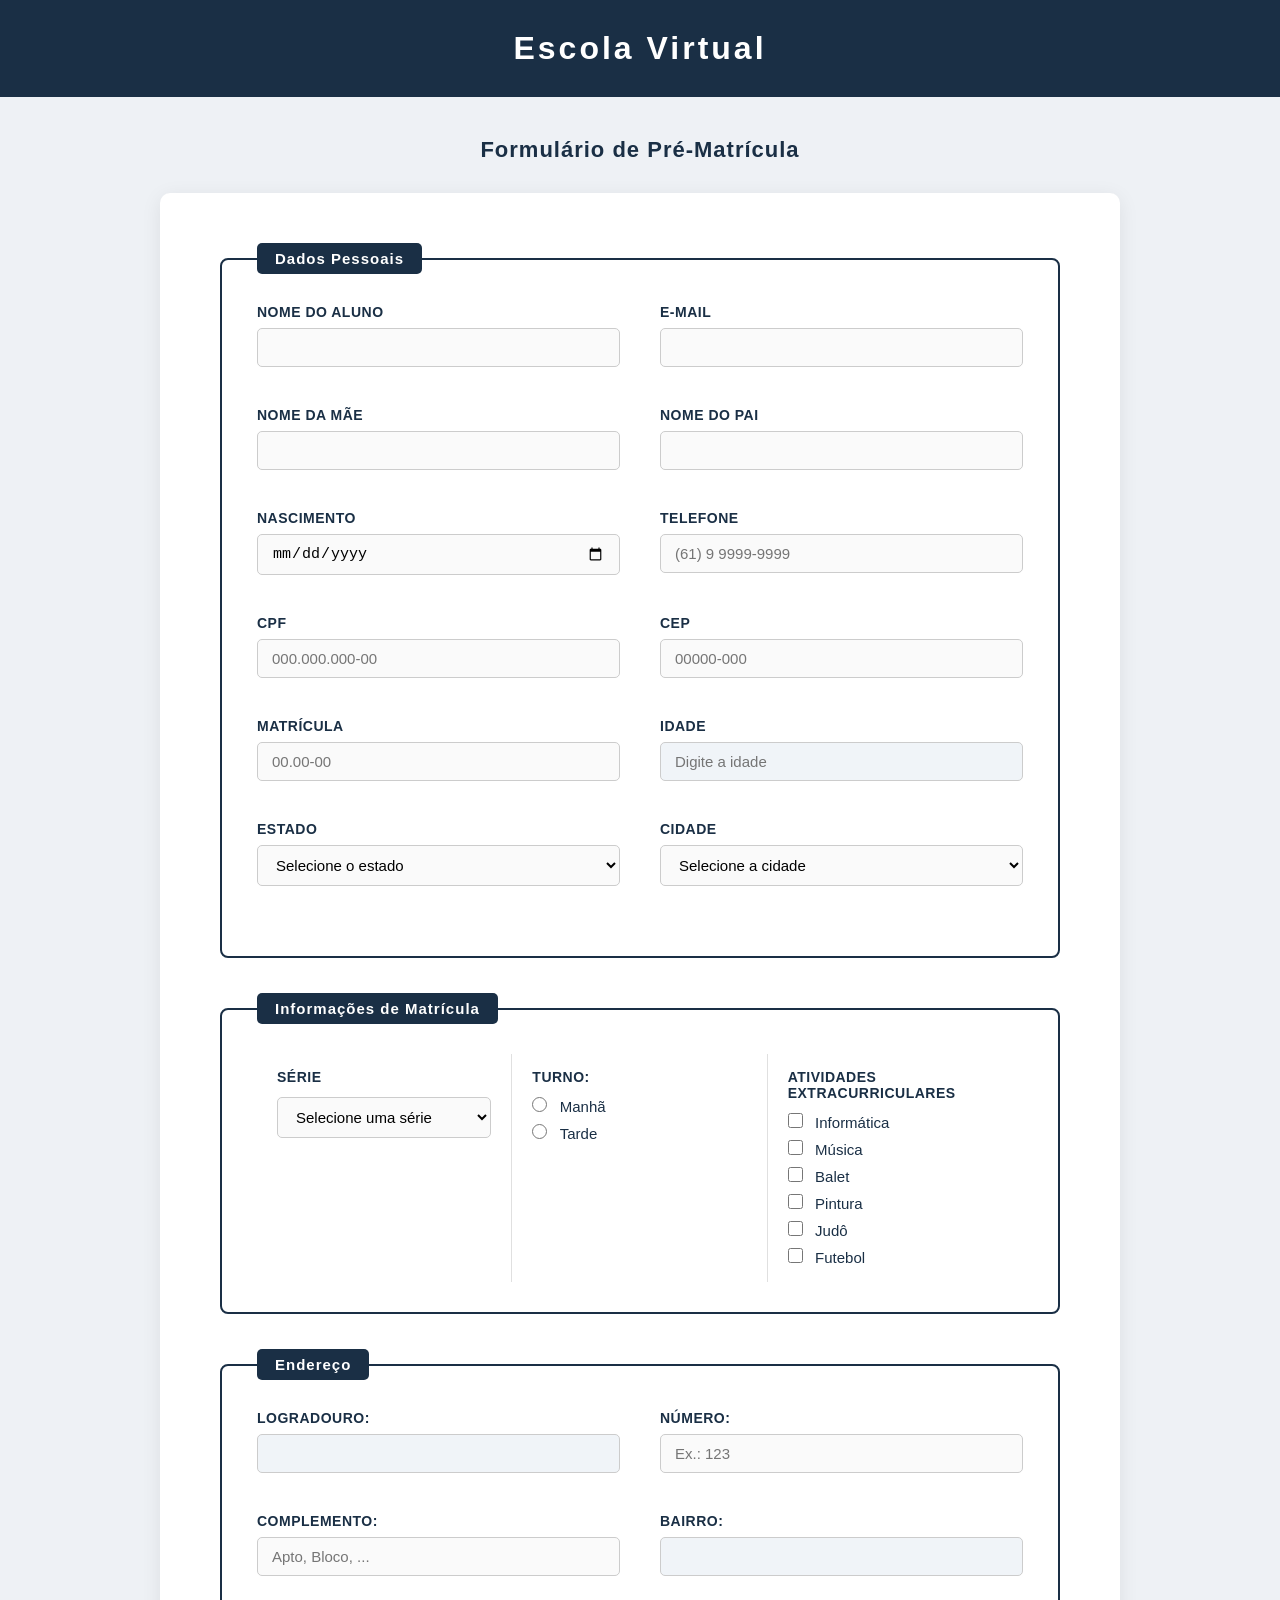
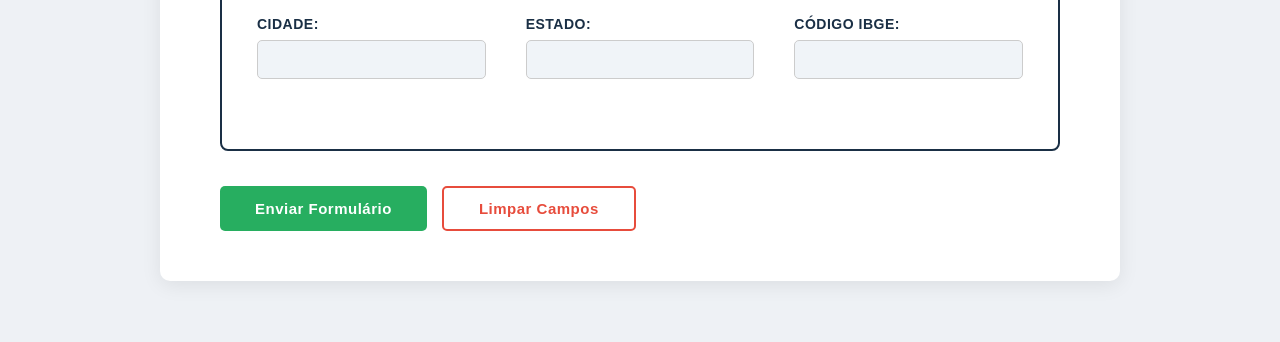
<file: index.html>
<!DOCTYPE html>
<html lang="pt-BR">
<head>
  <meta charset="UTF-8">
  <title>Escola Virtual</title>
  <link rel="stylesheet" href="style.css">
</head>
<body>

  <h1>Escola Virtual</h1>
  <h2>Formulário de Pré-Matrícula</h2>

  <form action="" method="post">

    <fieldset>
      <legend><strong>Dados Pessoais</strong></legend>

      <div class="campo-grupo">
        <div class="campo">
          <label for="nome_aluno">Nome do Aluno</label>
          <input type="text" id="nome_aluno" name="nome_aluno" required>
        </div>
        <div class="campo">
          <label for="email">E-Mail</label>
          <input type="email" id="email" name="email">
        </div>
      </div>

      <div class="campo-grupo">
        <div class="campo">
          <label for="nome_mae">Nome da Mãe</label>
          <input type="text" id="nome_mae" name="nome_mae">
        </div>
        <div class="campo">
          <label for="nome_pai">Nome do Pai</label>
          <input type="text" id="nome_pai" name="nome_pai">
        </div>
      </div>

      <div class="campo-grupo">
        <div class="campo">
          <label for="nascimento">Nascimento</label>
          <input type="date" id="nascimento" name="nascimento">
        </div>
        <div class="campo">
          <label for="telefone">Telefone</label>
          <input type="text" id="telefone" name="telefone" maxlength="15" placeholder="(61) 9 9999-9999">
        </div>
      </div>

      <div class="campo-grupo">
        <div class="campo">
          <label for="cpf">CPF</label>
          <input type="text" id="cpf" name="cpf" maxlength="14" placeholder="000.000.000-00">
        </div>
        <div class="campo">
          <label for="cep">CEP</label>
          <input type="text" id="cep" name="cep" maxlength="9" placeholder="00000-000">
        </div>
      </div>

      <div class="campo-grupo">
        <div class="campo">
          <label for="matricula">Matrícula</label>
          <input type="text" id="matricula" name="matricula" maxlength="8" placeholder="00.00-00">
        </div>
        <div class="campo">
          <label for="idade">Idade</label>
          <input type="text" id="idade" name="idade" placeholder="Digite a idade" readonly>
        </div>
      </div>

      <div class="campo-grupo">
        <div class="campo">
          <label for="estado">Estado</label>
          <select id="estadoselect" name="estado">
            <option value="selecione o estado">Selecione o estado</option>
          </select>
        </div>
        <div class="campo">
          <label for="cidade">Cidade</label>
          <select id="cidadeselect" name="cidade">
            <option value="select">Selecione a cidade</option>
          </select>
        </div>

    </fieldset>

    <fieldset>
      <legend><strong>Informações de Matrícula</strong></legend>

      <table>
        <tr valign="top">
        <td>
            <strong>Série</strong>
            <select id="serie" name="serie">
              <option value="select">Selecione uma série</option>
              <option value="pre-escolar">Pré-escolar</option>
              <option value="1ano">1º ano</option>
              <option value="2ano">2º ano</option>
              <option value="3ano">3º ano</option>
              <option value="4ano">4º ano</option>
              <option value="5ano">5º ano</option>
            </select>

          <div id="bloco-segunda-lingua">
            <p>Segunda Língua</p>
            <div class="opcao-lingua">
              <input type="radio" id="lingua_ingles" name="segunda-lingua" value="ingles">
              <span class="flag">US</span>
              <label for="lingua_ingles">Inglês</label>
            </div>
            <div class="opcao-lingua">
              <input type="radio" id="lingua_espanhol" name="segunda-lingua" value="espanhol">
              <span class="flag">ES</span>
              <label for="lingua_espanhol">Espanhol</label>
            </div>
          </div>

        </td>
        <td>
            <strong>Turno:</strong>
            <input type="radio" name="turno" id="manha" value="manha">
            <label for="manha">Manhã</label><br>
            <input type="radio" name="turno" id="tarde" value="tarde">
            <label for="tarde">Tarde</label>
          
            <div id="bloco-telefone-tarde">
              <p>📞 Telefone de Contato para o Turno da Tarde</p>
              <input type="text" id="telefone-tarde" name="telefone-tarde" placeholder="(61) 9 9999-9999">
            </div>
        </td>
          <td>
            <strong>Atividades Extracurriculares</strong>
            <input type="checkbox" name="atividades" id="informatica" value="informatica">
            <label for="informatica">Informática</label><br>

            <input type="checkbox" name="atividades" id="musica" value="musica">
            <label for="musica">Música</label><br>

            <input type="checkbox" name="atividades" id="balet" value="balet">
            <label for="balet">Balet</label><br>

            <input type="checkbox" name="atividades" id="pintura" value="pintura">
            <label for="pintura">Pintura</label><br>

            <input type="checkbox" name="atividades" id="judo" value="judo">
            <label for="judo">Judô</label><br>

            <input type="checkbox" name="atividades" id="futebol" value="futebol">
            <label for="futebol">Futebol</label>
          </td>
        </tr>
      </table>
    </fieldset>
    <fieldset>
        <legend><b>Endereço</b></legend>
        <div class="campo-grupo">
            <div class="campo">
                <label for="logradouro">Logradouro:</label>
                <input id="logradouro" type="text" readonly>
            </div>
            <div class="campo">
                <label for="numero">Número:</label>
                <input id="numero" type="text" placeholder="Ex.: 123">
            </div>    
        </div>
        <div class="campo-grupo">
            <div class="campo">
                <label for="complemento">Complemento:</label>
                <input id="complemento" type="text" placeholder="Apto, Bloco, ...">
            </div>
            <div class="campo">
                <label for="bairro">Bairro:</label>
                <input id="bairro" type="text" readonly>
            </div>
        </div>
        <div class="campo-grupo-tres">
            <div class="campo">
                <label for="cidade">Cidade:</label>
                <input id="cidade" type="text" readonly>
            </div>
            <div class="campo">
                <label for="estado">Estado:</label>
                <input id="estado" type="text" readonly>
            </div>
            <div class="campo">
                <label for="ibge">Código IBGE:</label>
                <input id="ibge" type="number" readonly>
            </div>
        </div>     
    </fieldset>
    <div class="botoes">
      <input type="submit" value="Enviar Formulário" disabled>
      <input type="reset" value="Limpar Campos">
    </div>

  </form>

  <script src="script.js"></script>

</body>
</html>
</file>
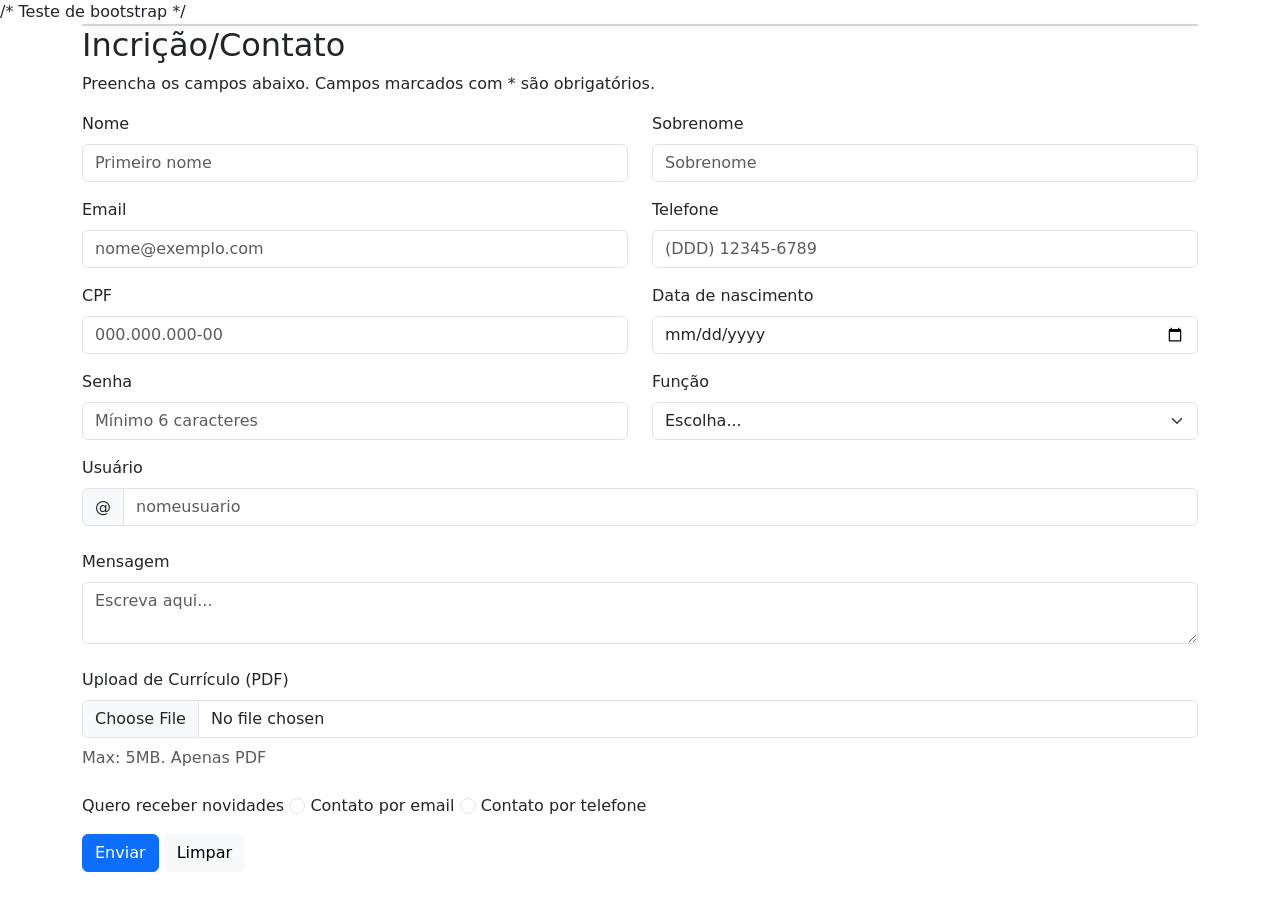
<file: devweb/bootstrap.html>
/* Teste de bootstrap */
<html lang="en">
  <head>
    <meta charset="utf-8">
    <meta name="viewport" content="width=device-width, initial-scale=1">
    <title>Bootstrap demo</title>
    <link href="https://cdn.jsdelivr.net/npm/bootstrap@5.3.8/dist/css/bootstrap.min.css" rel="stylesheet" integrity="sha384-sRIl4kxILFvY47J16cr9ZwB07vP4J8+LH7qKQnuqkuIAvNWLzeN8tE5YBujZqJLB" crossorigin="anonymous">
  </head>
<body>
    <div class="container">
        <div class="card form-card shadow-sm"></div>
        <div class="card-body">
            <h2 class="card-title mb-2">Incrição/Contato</h2>
            <p class="card-text ">Preencha os campos abaixo. Campos marcados com * são obrigatórios.</p>

            <form>
                <div class="row mb-3">
                    <div class="col-md-6">
                        <label class="form-label">Nome</label>
                        <input class="form-control" type="text" placeholder="Primeiro nome">
                    </div>
                    <div class="col-md-6">
                        <label class="form-label">Sobrenome</label>
                        <input class="form-control" type="text" placeholder="Sobrenome">
                    </div>
                </div>
                <div class="row mb-3">
                    <div class="col-md-6">
                        <label class="form-label">Email</label>
                        <input class="form-control" type="text" placeholder="nome@exemplo.com">
                    </div>
                    <div class="col-md-6">
                        <label class="form-label">Telefone</label>
                        <input class="form-control" type="text" placeholder="(DDD) 12345-6789">
                    </div>
                </div>
                <div class="row mb-3">
                    <div class="col-md-6">
                        <label class="form-label">CPF</label>
                        <input class="form-control" type="text" placeholder="000.000.000-00">
                    </div>
                    <div class="col-md-6">
                        <label class="form-label">Data de nascimento</label>
                        <input class="form-control" type="date">
                    </div>
                </div>
                <div class="row mb-3">
                    <div class="col-md-6">
                        <label class="form-label">Senha</label>
                        <input class="form-control" type="password" placeholder="Mínimo 6 caracteres">
                    </div>
                    <div class="col-md-6">
                        <label class="form-label">Função</label>
                        <select class="form-select">
                            <option selected>Escolha...</option>
                        </select>
                    </div>
                </div>
                <div class="row mb-2">
                    <div class="col-md-12">
                        <label class="form-label">Usuário</label>
                            <div class="input-group mb-3">
                                <span class="input-group-text" id="basic-addon1">@</span>
                                <input class="form-control" type="text" placeholder="nomeusuario" aria-label="Username" aria-describedby="basic-addon1">
                            </div>
                    </div>
                </div>
                <div class="row mb-4">
                    <div class="col-md-12">
                        <label class="form-label">Mensagem</label>
                        <textarea class="form-control" placeholder="Escreva aqui..."></textarea>
                    </div>
                </div>
                <div class="row mb-3">
                    <div class="col-md-12">
                        <label class="form-label">Upload de Currículo (PDF)</label>
                        <input class="form-control mb-2" type="file">
                        <p class="card-subtitle mb-2 text-body-secondary">Max: 5MB. Apenas PDF</p>
                    </div>
                </div>
                <div class="row mb-3">
                    <div class="col-md-12">
                        <label class="card-text">Quero receber novidades</label>
                        <input class="form-check-input" type="radio" id="contatoporemail">
                        <label class="form-check-label" for="contatoporemail">Contato por email</label>
                        <input class="form-check-input" type="radio" id="contatoportel">
                        <label class="form-check-label" for="contatoportel">Contato por telefone</label>
                    </div>
                </div>
                <button type="submit" class="btn btn-primary">Enviar</button>
                <button type="reset" class="btn btn-light">Limpar</button>
            </form>
        </div>

    </div>
</body>
<script src="https://cdn.jsdelivr.net/npm/@popperjs/core@2.11.8/dist/umd/popper.min.js" integrity="sha384-I7E8VVD/ismYTF4hNIPjVp/Zjvgyol6VFvRkX/vR+Vc4jQkC+hVqc2pM8ODewa9r" crossorigin="anonymous"></script>
<script src="https://cdn.jsdelivr.net/npm/bootstrap@5.3.8/dist/js/bootstrap.min.js" integrity="sha384-G/EV+4j2dNv+tEPo3++6LCgdCROaejBqfUeNjuKAiuXbjrxilcCdDz6ZAVfHWe1Y" crossorigin="anonymous"></script>
</html>
</file>
<file: style.css>
/* =============================================
   RESET BÁSICO
============================================= */
* {
    margin: 0;
    padding: 0;
    box-sizing: border-box;
  }
  
  /* =============================================
     BODY
  ============================================= */
  body {
    font-family: Arial, sans-serif;
    font-size: 16px;
    background-color: #eef1f5;
    color: #333333;
    min-height: 100vh;
  }
  
  /* =============================================
     CABEÇALHO
  ============================================= */
  h1 {
    background-color: #1a2f45;
    color: #ffffff;
    text-align: center;
    padding: 30px 20px;
    font-size: 32px;
    letter-spacing: 3px;
  }
  
  h2 {
    text-align: center;
    color: #1a2f45;
    margin: 40px 0 30px;
    font-size: 22px;
    letter-spacing: 1px;
  }
  
  /* =============================================
     FORMULÁRIO - Layout wide centralizado
  ============================================= */
  form {
    width: 90%;
    max-width: 960px;
    margin: 0 auto 60px auto;
    background-color: #ffffff;
    padding: 50px 60px;
    border-radius: 10px;
    box-shadow: 0 4px 20px rgba(0, 0, 0, 0.08);
  }
  
  /* =============================================
     FIELDSET
  ============================================= */
  fieldset {
    border: 2px solid #1a2f45;
    border-radius: 8px;
    padding: 30px 35px;
    margin-bottom: 35px;
  }
  
  legend {
    background-color: #1a2f45;
    color: #ffffff;
    padding: 7px 18px;
    border-radius: 5px;
    font-size: 15px;
    letter-spacing: 1px;
  }
  
  /* =============================================
     GRID DE CAMPOS - Duas colunas
  ============================================= */
  .campo-grupo {
    display: grid;
    grid-template-columns: 1fr 1fr;
    gap: 20px 40px;
    margin-bottom: 20px;
  }
  .campo-grupo-tres {
    display: grid;
    grid-template-columns: 1fr 1fr 1fr;
    gap: 20px 40px;
    margin-bottom: 20px;
  }
  
  /* =============================================
     CADA CAMPO INDIVIDUAL
  ============================================= */
  .campo {
    display: flex;
    flex-direction: column;
    margin-bottom: 20px;
  }
  
  /* =============================================
     NASCIMENTO E TELEFONE - linha inline
  ============================================= */
  .campo-inline {
    display: flex;
    align-items: center;
    gap: 10px;
    flex-wrap: wrap;
    margin-bottom: 20px;
  }
  
  .campo-inline label {
    margin-bottom: 0;
    white-space: nowrap;
  }
  
  /* =============================================
     LABELS
  ============================================= */
  label {
    display: inline-block;
    margin-bottom: 8px;
    font-weight: bold;
    color: #1a2f45;
    font-size: 14px;
    text-transform: uppercase;
    letter-spacing: 0.5px;
  }
  
  /* =============================================
     INPUTS - Regra geral para todos os tipos
  ============================================= */
  input[type="text"],
  input[type="email"],
  input[type="tel"],
  input[type="number"],
  input[type="date"] {
    padding: 10px 14px;
    border: 1px solid #cccccc;
    border-radius: 5px;
    font-size: 15px;
    background-color: #fafafa;
    transition: border-color 0.3s, box-shadow 0.3s;
  }
  
  /* Inputs que ocupam largura total */
  .campo input[type="text"],
  .campo input[type="email"],
  .campo input[type="tel"],
  .campo input[type="number"],
  .campo input[type="date"] {
    width: 100%;
  }
  
  /* Inputs dentro da linha inline ficam com tamanho automático */
  .campo-inline input[type="text"] {
    width: auto;
  }
  
  /* Efeito de foco em todos os inputs */
  input[type="text"]:focus,
  input[type="email"]:focus,
  input[type="tel"]:focus,
  input[type="number"]:focus,
  input[type="date"]:focus {
    border-color: #1a2f45;
    box-shadow: 0 0 0 3px rgba(26, 47, 69, 0.1);
    outline: none;
    background-color: #ffffff;
  }
  
  /* =============================================
     SELECT
  ============================================= */
  select {
    padding: 10px 14px;
    border: 1px solid #cccccc;
    border-radius: 5px;
    font-size: 15px;
    background-color: #fafafa;
    cursor: pointer;
    width: 100%;
    transition: border-color 0.3s;
  }
  
  select:focus {
    border-color: #1a2f45;
    outline: none;
  }
  
  /* =============================================
     TABELA DE MATRÍCULA
  ============================================= */
  table {
    width: 100%;
    border-collapse: separate;
    border-spacing: 0;
  }
  
  td {
    padding: 15px 20px;
    vertical-align: top;
    border-right: 1px solid #e0e0e0;
    width: 33.33%;
  }
  
  td:last-child {
    border-right: none;
  }
  
  /* Título das colunas da tabela */
  td > b,
  td > strong {
    display: block;
    font-size: 14px;
    text-transform: uppercase;
    letter-spacing: 0.5px;
    color: #1a2f45;
    margin-bottom: 12px;
  }
  
  /* =============================================
     RADIO E CHECKBOX
  ============================================= */
  input[type="radio"],
  input[type="checkbox"] {
    margin-right: 8px;
    cursor: pointer;
    accent-color: #1a2f45;
    width: 15px;
    height: 15px;
  }
  
  /* Labels de radio e checkbox sem uppercase */
  td label {
    text-transform: none;
    letter-spacing: 0;
    font-weight: normal;
    font-size: 15px;
    display: inline;
    margin-bottom: 0;
  }
  
  /* Espaçamento entre as linhas de checkbox/radio */
  td br + input {
    margin-top: 8px;
  }
  
  /* =============================================
     ÁREA DOS BOTÕES
  ============================================= */
  .botoes {
    display: flex;
    gap: 15px;
    margin-top: 10px;
  }
  
  input[type="submit"] {
    background-color: #27ae60;
    color: #ffffff;
    border: none;
    padding: 12px 35px;
    border-radius: 5px;
    font-size: 15px;
    font-weight: bold;
    cursor: pointer;
    letter-spacing: 0.5px;
    transition: background-color 0.3s, transform 0.1s;
  }
  
  input[type="submit"]:hover {
    background-color: #1e8449;
  }
  
  input[type="submit"]:active {
    transform: scale(0.98);
  }
  
  input[type="reset"] {
    background-color: #ffffff;
    color: #e74c3c;
    border: 2px solid #e74c3c;
    padding: 12px 35px;
    border-radius: 5px;
    font-size: 15px;
    font-weight: bold;
    cursor: pointer;
    letter-spacing: 0.5px;
    transition: background-color 0.3s, color 0.3s, transform 0.1s;
  }
  
  input[type="reset"]:hover {
    background-color: #e74c3c;
    color: #ffffff;
  }
  
  input[type="reset"]:active {
    transform: scale(0.98);
  }

  input[readonly]{
    background-color: #f0f4f8;
    color: #555;
    cursor: not-allowed;
  }

  #bloco-segunda-lingua{
    display: none;
    margin-top: 20px;
    padding: 20px 25px;
    background-color: #f0f6ff;
    border: 2px dashed #1a2f45;
    border-radius: 8px;
    animation: fadeIn 0.3s ease;
  }

  #bloco-segunda-lingua p{
    font-size: 14px;
    font-weight: bold;
    text-transform:uppercase;
    letter-spacing: 0.5px;
    color: #1a2f45;
    margin-bottom:14px;
  }

  .opcao-lingua{
    display: flex;
    align-items: center;
    gap: 10px;
    margin-bottom: 10px;
    font-size: 15px;
    color: #333;
    cursor:pointer;
  }

  .opcao-lingua input[type="radio"]{
    accent-color: #1a2f45;
    width: 16px;
    height: 16px;
    margin-right: 0;
    cursor: pointer;
  }

  .opcao-lingua label{
    text-transform: none;
    letter-spacing:0;
    font-weight: normal;
    font-size: 15px;
    color: #333;
    cursor: pointer;
    margin-bottom: 0  ;
  }

  #bloco-telefone-tarde{
    display: none;
    margin-top: 16px;
    padding: 16px 20px;
    background-color: #fff8f0;
    border:2px dashed #e67e22;
    border-radius: 8px;
    animation: fadeIn 0.3s ease;
  }

  #bloco-telefone-tarde p{
    font-size: 13px;
    font-weight: bold;
    text-transform: uppercase;
    letter-spacing: 0.5px;
    color: #e67e22;
    margin-bottom: 10px;
  }

  #bloco-telefone-tarde input[type="text"]{
    width: 100%;
    padding: 9px 13px;
    border: 1px solid #e67e22;
    border-radius: 6px;
    font-size: 15px;
    background-color: #fff;
    transition: border-color 0.3s, box-shadow 0.3s;
  }

  #bloco-telefone-tarde input[type="text"]:focus{
    border-color: #d35400;
    box-shadow: 0 0 0 3px;
    outline: none;
  }
</file>
